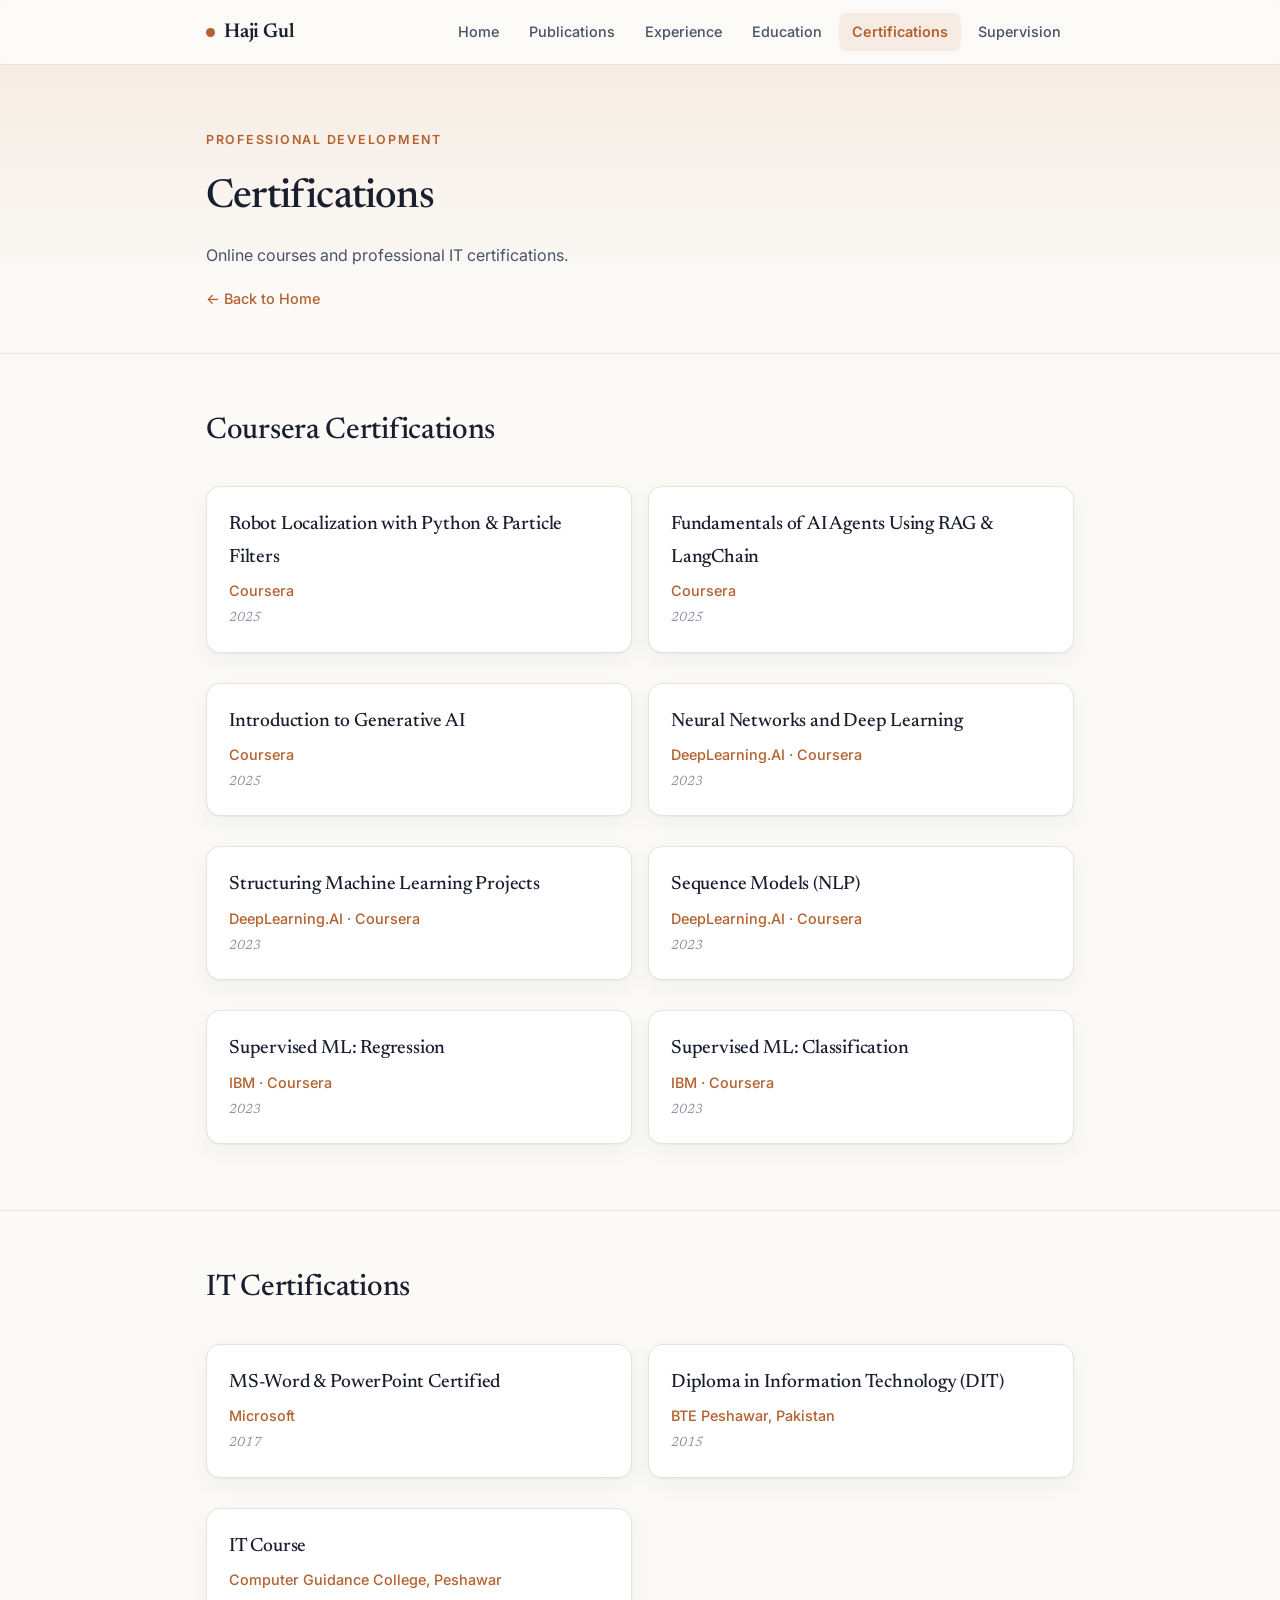
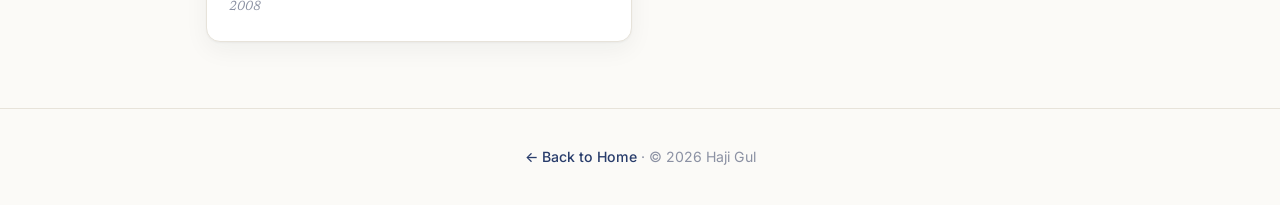
<file: certifications.html>
<!DOCTYPE html>
<html lang="en">
<head>
<meta charset="UTF-8">
<meta name="viewport" content="width=device-width, initial-scale=1.0">
<title>Certifications — Haji Gul</title>
<link rel="stylesheet" href="style.css">
</head>
<body data-accent="certifications">

<nav>
  <div class="wrap">
    <a href="index.html" class="brand"><span class="dot"></span>Haji Gul</a>
    <button class="menu-btn" onclick="toggleMenu()">☰</button>
    <div class="links" id="navlinks">
      <a href="index.html">Home</a>
      <a href="publications.html">Publications</a>
      <a href="experience.html">Experience</a>
      <a href="education.html">Education</a>
      <a href="certifications.html" class="active">Certifications</a>
      <a href="supervision.html">Supervision</a>
    </div>
  </div>
</nav>

<div class="page-band">
  <div class="wrap">
    <div class="eyebrow">Professional Development</div>
    <h1>Certifications</h1>
    <p>Online courses and professional IT certifications.</p>
    <a href="index.html" class="back-link">← Back to Home</a>
  </div>
</div>

<section>
  <div class="wrap reveal">
    <div class="section-head"><span class="section-idx">i</span><h2>Coursera Certifications</h2></div>
    <div class="grid2">
      <div class="card mini"><h3>Robot Localization with Python &amp; Particle Filters</h3><div class="sub">Coursera</div><div class="date">2025</div></div>
      <div class="card mini"><h3>Fundamentals of AI Agents Using RAG &amp; LangChain</h3><div class="sub">Coursera</div><div class="date">2025</div></div>
      <div class="card mini"><h3>Introduction to Generative AI</h3><div class="sub">Coursera</div><div class="date">2025</div></div>
      <div class="card mini"><h3>Neural Networks and Deep Learning</h3><div class="sub">DeepLearning.AI · Coursera</div><div class="date">2023</div></div>
      <div class="card mini"><h3>Structuring Machine Learning Projects</h3><div class="sub">DeepLearning.AI · Coursera</div><div class="date">2023</div></div>
      <div class="card mini"><h3>Sequence Models (NLP)</h3><div class="sub">DeepLearning.AI · Coursera</div><div class="date">2023</div></div>
      <div class="card mini"><h3>Supervised ML: Regression</h3><div class="sub">IBM · Coursera</div><div class="date">2023</div></div>
      <div class="card mini"><h3>Supervised ML: Classification</h3><div class="sub">IBM · Coursera</div><div class="date">2023</div></div>
    </div>
  </div>
</section>

<section>
  <div class="wrap reveal">
    <div class="section-head"><span class="section-idx">ii</span><h2>IT Certifications</h2></div>
    <div class="grid2">
      <div class="card mini"><h3>MS-Word &amp; PowerPoint Certified</h3><div class="sub">Microsoft</div><div class="date">2017</div></div>
      <div class="card mini"><h3>Diploma in Information Technology (DIT)</h3><div class="sub">BTE Peshawar, Pakistan</div><div class="date">2015</div></div>
      <div class="card mini"><h3>IT Course</h3><div class="sub">Computer Guidance College, Peshawar</div><div class="date">2008</div></div>
    </div>
  </div>
</section>

<footer><div class="wrap"><a href="index.html">← Back to Home</a> · © 2026 Haji Gul</div></footer>
<script src="main.js"></script>
</body>
</html>
</file>
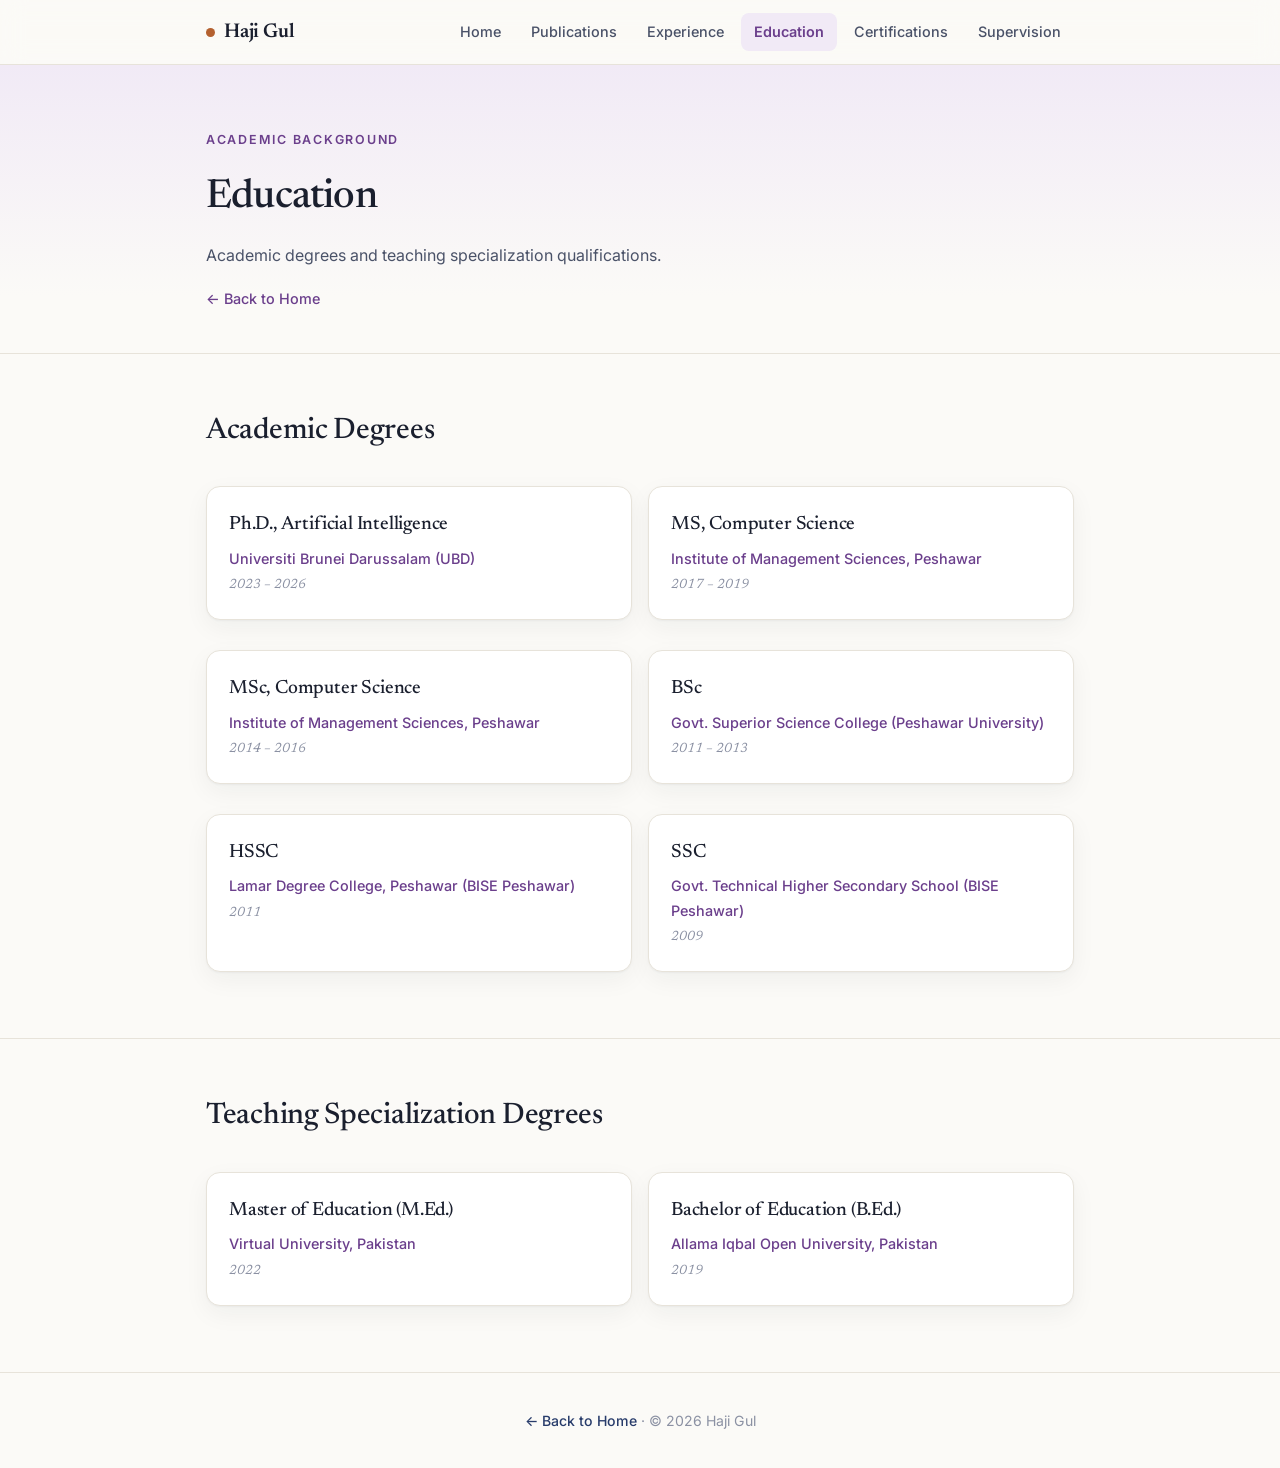
<file: education.html>
<!DOCTYPE html>
<html lang="en">
<head>
<meta charset="UTF-8">
<meta name="viewport" content="width=device-width, initial-scale=1.0">
<title>Education — Haji Gul</title>
<link rel="stylesheet" href="style.css">
</head>
<body data-accent="education">

<nav>
  <div class="wrap">
    <a href="index.html" class="brand"><span class="dot"></span>Haji Gul</a>
    <button class="menu-btn" onclick="toggleMenu()">☰</button>
    <div class="links" id="navlinks">
      <a href="index.html">Home</a>
      <a href="publications.html">Publications</a>
      <a href="experience.html">Experience</a>
      <a href="education.html" class="active">Education</a>
      <a href="certifications.html">Certifications</a>
      <a href="supervision.html">Supervision</a>
    </div>
  </div>
</nav>

<div class="page-band">
  <div class="wrap">
    <div class="eyebrow">Academic Background</div>
    <h1>Education</h1>
    <p>Academic degrees and teaching specialization qualifications.</p>
    <a href="index.html" class="back-link">← Back to Home</a>
  </div>
</div>

<section>
  <div class="wrap reveal">
    <div class="section-head"><span class="section-idx">i</span><h2>Academic Degrees</h2></div>
    <div class="grid2">
      <div class="card mini"><h3>Ph.D., Artificial Intelligence</h3><div class="sub">Universiti Brunei Darussalam (UBD)</div><div class="date">2023 – 2026</div></div>
      <div class="card mini"><h3>MS, Computer Science</h3><div class="sub">Institute of Management Sciences, Peshawar</div><div class="date">2017 – 2019</div></div>
      <div class="card mini"><h3>MSc, Computer Science</h3><div class="sub">Institute of Management Sciences, Peshawar</div><div class="date">2014 – 2016</div></div>
      <div class="card mini"><h3>BSc</h3><div class="sub">Govt. Superior Science College (Peshawar University)</div><div class="date">2011 – 2013</div></div>
      <div class="card mini"><h3>HSSC</h3><div class="sub">Lamar Degree College, Peshawar (BISE Peshawar)</div><div class="date">2011</div></div>
      <div class="card mini"><h3>SSC</h3><div class="sub">Govt. Technical Higher Secondary School (BISE Peshawar)</div><div class="date">2009</div></div>
    </div>
  </div>
</section>

<section>
  <div class="wrap reveal">
    <div class="section-head"><span class="section-idx">ii</span><h2>Teaching Specialization Degrees</h2></div>
    <div class="grid2">
      <div class="card mini"><h3>Master of Education (M.Ed.)</h3><div class="sub">Virtual University, Pakistan</div><div class="date">2022</div></div>
      <div class="card mini"><h3>Bachelor of Education (B.Ed.)</h3><div class="sub">Allama Iqbal Open University, Pakistan</div><div class="date">2019</div></div>
    </div>
  </div>
</section>

<footer><div class="wrap"><a href="index.html">← Back to Home</a> · © 2026 Haji Gul</div></footer>
<script src="main.js"></script>
</body>
</html>
</file>
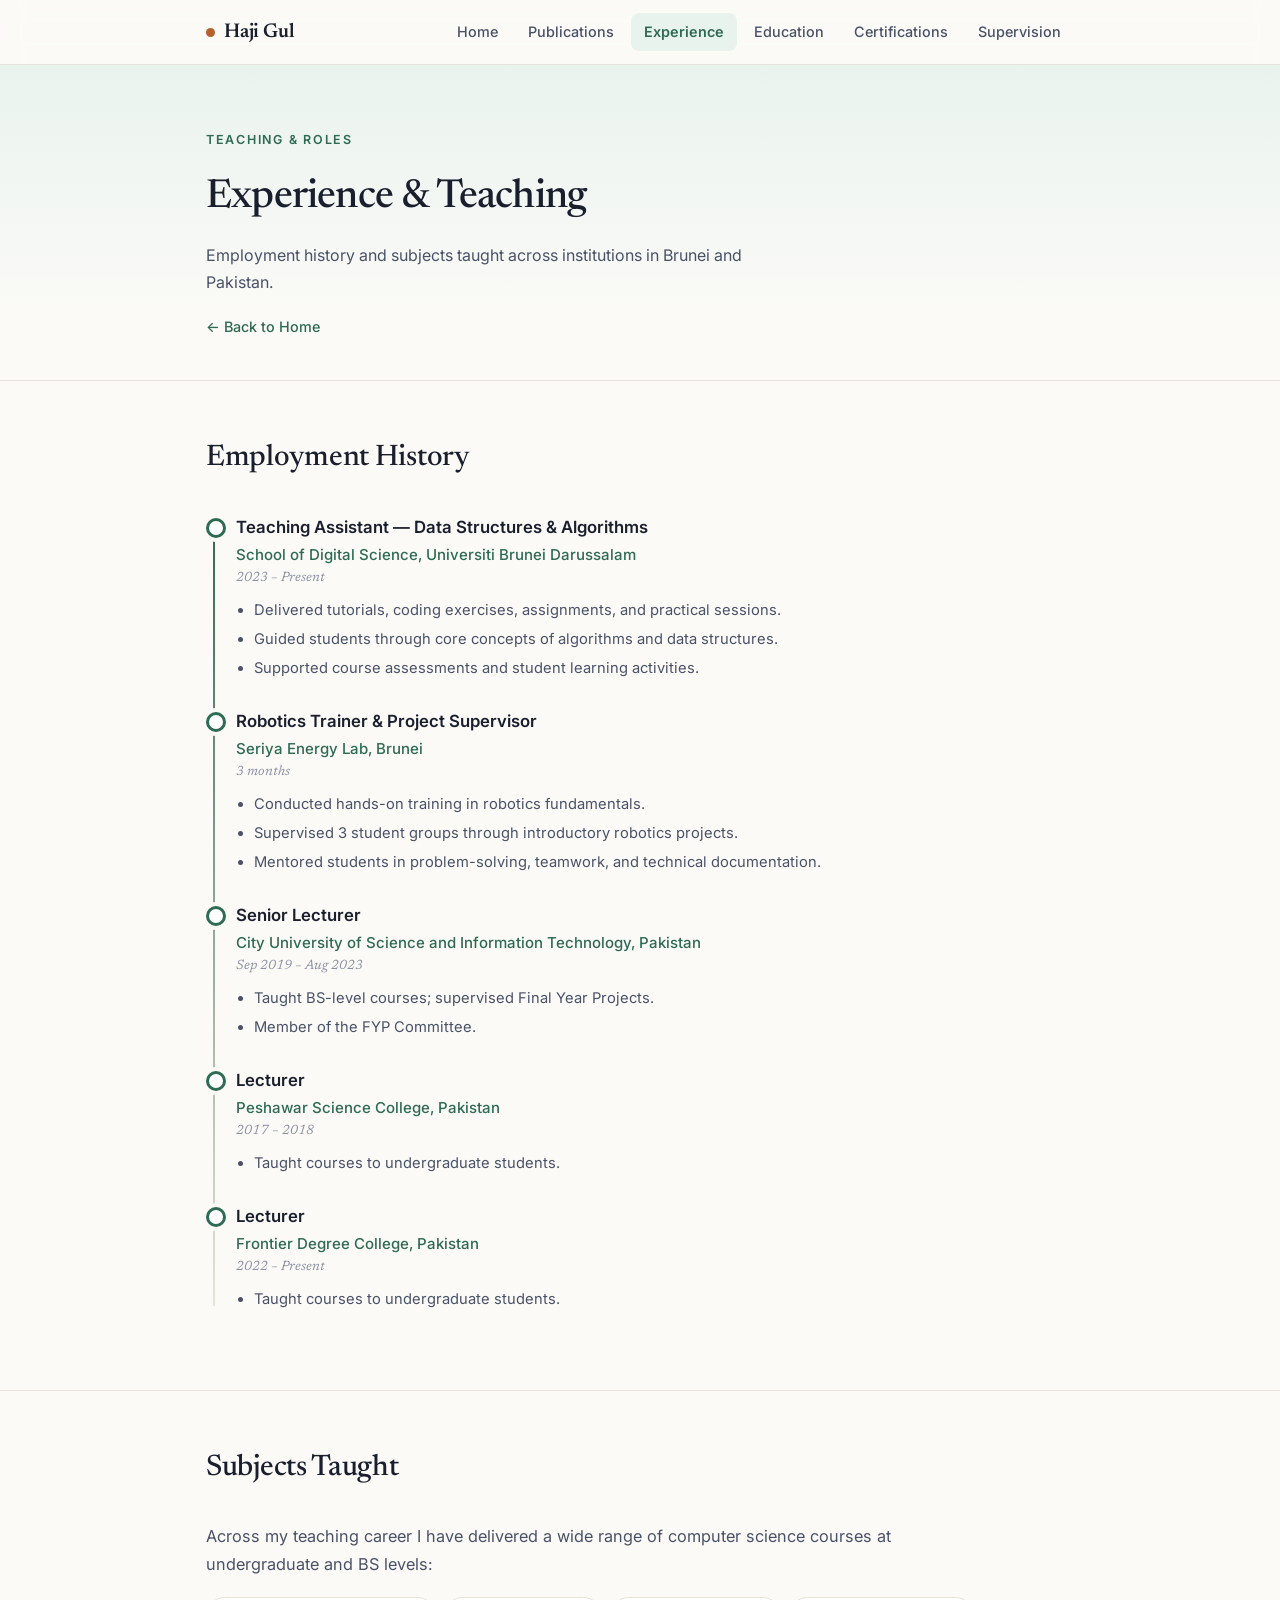
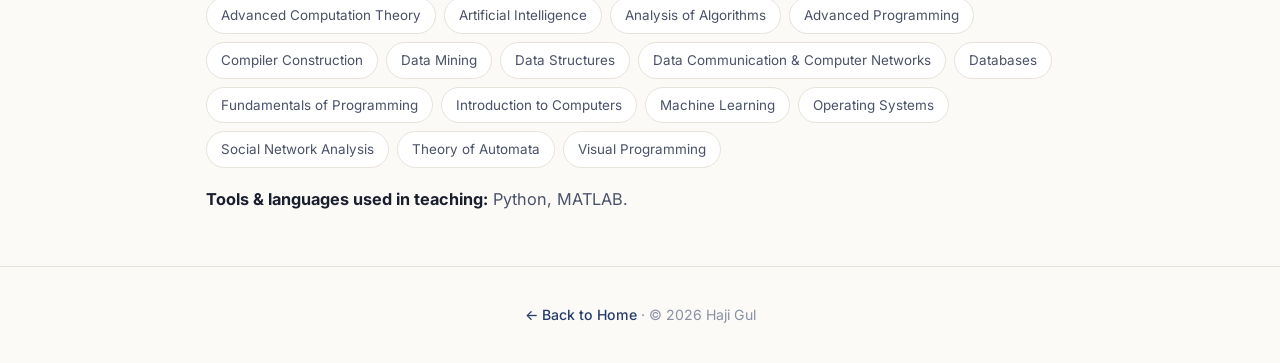
<file: experience.html>
<!DOCTYPE html>
<html lang="en">
<head>
<meta charset="UTF-8">
<meta name="viewport" content="width=device-width, initial-scale=1.0">
<title>Experience — Haji Gul</title>
<link rel="stylesheet" href="style.css">
</head>
<body data-accent="experience">

<nav>
  <div class="wrap">
    <a href="index.html" class="brand"><span class="dot"></span>Haji Gul</a>
    <button class="menu-btn" onclick="toggleMenu()">☰</button>
    <div class="links" id="navlinks">
      <a href="index.html">Home</a>
      <a href="publications.html">Publications</a>
      <a href="experience.html" class="active">Experience</a>
      <a href="education.html">Education</a>
      <a href="certifications.html">Certifications</a>
      <a href="supervision.html">Supervision</a>
    </div>
  </div>
</nav>

<div class="page-band">
  <div class="wrap">
    <div class="eyebrow">Teaching &amp; Roles</div>
    <h1>Experience &amp; Teaching</h1>
    <p>Employment history and subjects taught across institutions in Brunei and Pakistan.</p>
    <a href="index.html" class="back-link">← Back to Home</a>
  </div>
</div>

<section>
  <div class="wrap reveal">
    <div class="section-head"><span class="section-idx">i</span><h2>Employment History</h2></div>
    <div class="timeline">

      <div class="tl-item">
        <div class="tl-role">Teaching Assistant — Data Structures &amp; Algorithms</div>
        <div class="tl-org">School of Digital Science, Universiti Brunei Darussalam</div>
        <div class="tl-date">2023 – Present</div>
        <ul>
          <li>Delivered tutorials, coding exercises, assignments, and practical sessions.</li>
          <li>Guided students through core concepts of algorithms and data structures.</li>
          <li>Supported course assessments and student learning activities.</li>
        </ul>
      </div>

      <div class="tl-item">
        <div class="tl-role">Robotics Trainer &amp; Project Supervisor</div>
        <div class="tl-org">Seriya Energy Lab, Brunei</div>
        <div class="tl-date">3 months</div>
        <ul>
          <li>Conducted hands-on training in robotics fundamentals.</li>
          <li>Supervised 3 student groups through introductory robotics projects.</li>
          <li>Mentored students in problem-solving, teamwork, and technical documentation.</li>
        </ul>
      </div>

      <div class="tl-item">
        <div class="tl-role">Senior Lecturer</div>
        <div class="tl-org">City University of Science and Information Technology, Pakistan</div>
        <div class="tl-date">Sep 2019 – Aug 2023</div>
        <ul>
          <li>Taught BS-level courses; supervised Final Year Projects.</li>
          <li>Member of the FYP Committee.</li>
        </ul>
      </div>

      <div class="tl-item">
        <div class="tl-role">Lecturer</div>
        <div class="tl-org">Peshawar Science College, Pakistan</div>
        <div class="tl-date">2017 – 2018</div>
        <ul><li>Taught courses to undergraduate students.</li></ul>
      </div>

      <div class="tl-item">
        <div class="tl-role">Lecturer</div>
        <div class="tl-org">Frontier Degree College, Pakistan</div>
        <div class="tl-date">2022 – Present</div>
        <ul><li>Taught courses to undergraduate students.</li></ul>
      </div>

    </div>
  </div>
</section>

<section>
  <div class="wrap reveal">
    <div class="section-head"><span class="section-idx">ii</span><h2>Subjects Taught</h2></div>
    <p class="lead-text">Across my teaching career I have delivered a wide range of computer science courses
      at undergraduate and BS levels:</p>
    <div class="chips">
      <span>Advanced Computation Theory</span><span>Artificial Intelligence</span><span>Analysis of Algorithms</span>
      <span>Advanced Programming</span><span>Compiler Construction</span><span>Data Mining</span>
      <span>Data Structures</span><span>Data Communication &amp; Computer Networks</span><span>Databases</span>
      <span>Fundamentals of Programming</span><span>Introduction to Computers</span><span>Machine Learning</span>
      <span>Operating Systems</span><span>Social Network Analysis</span><span>Theory of Automata</span>
      <span>Visual Programming</span>
    </div>
    <p class="lead-text" style="margin-top:18px"><strong style="color:var(--ink)">Tools &amp; languages used in teaching:</strong> Python, MATLAB.</p>
  </div>
</section>

<footer><div class="wrap"><a href="index.html">← Back to Home</a> · © 2026 Haji Gul</div></footer>
<script src="main.js"></script>
</body>
</html>
</file>
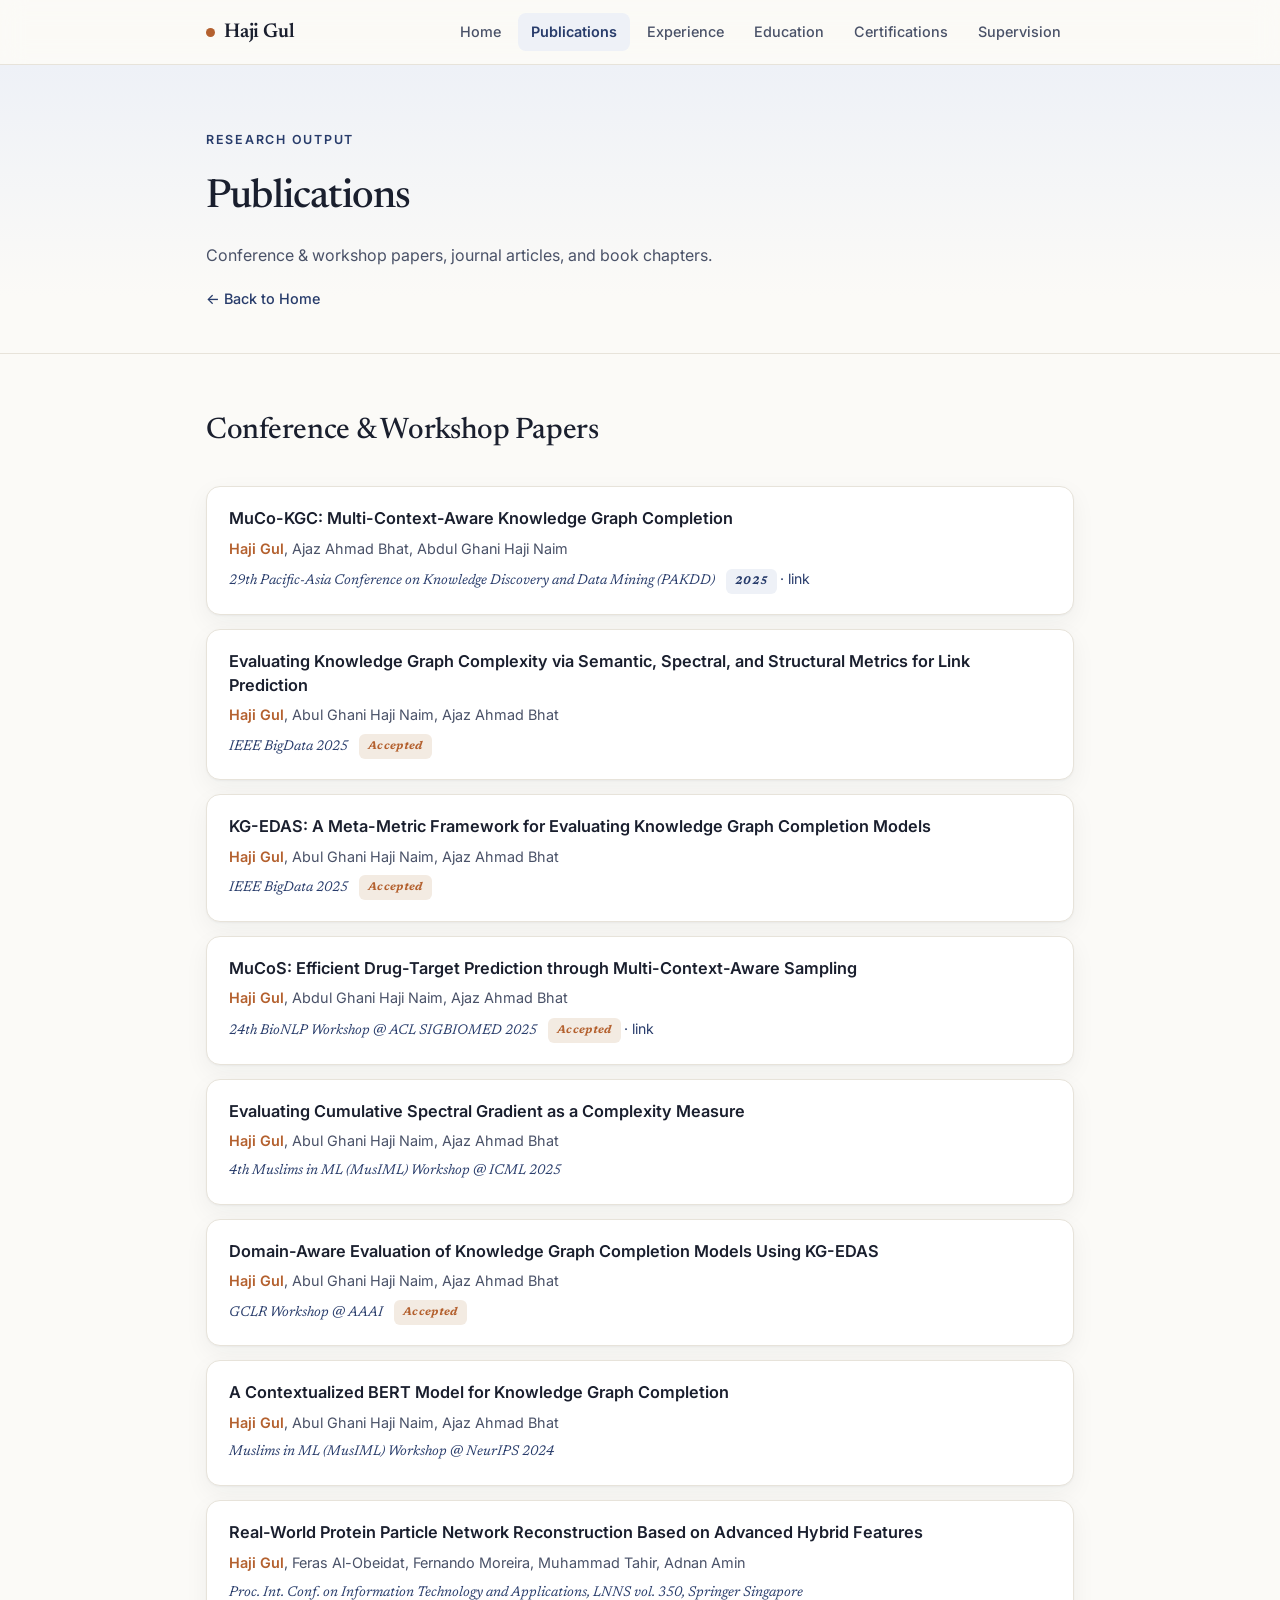
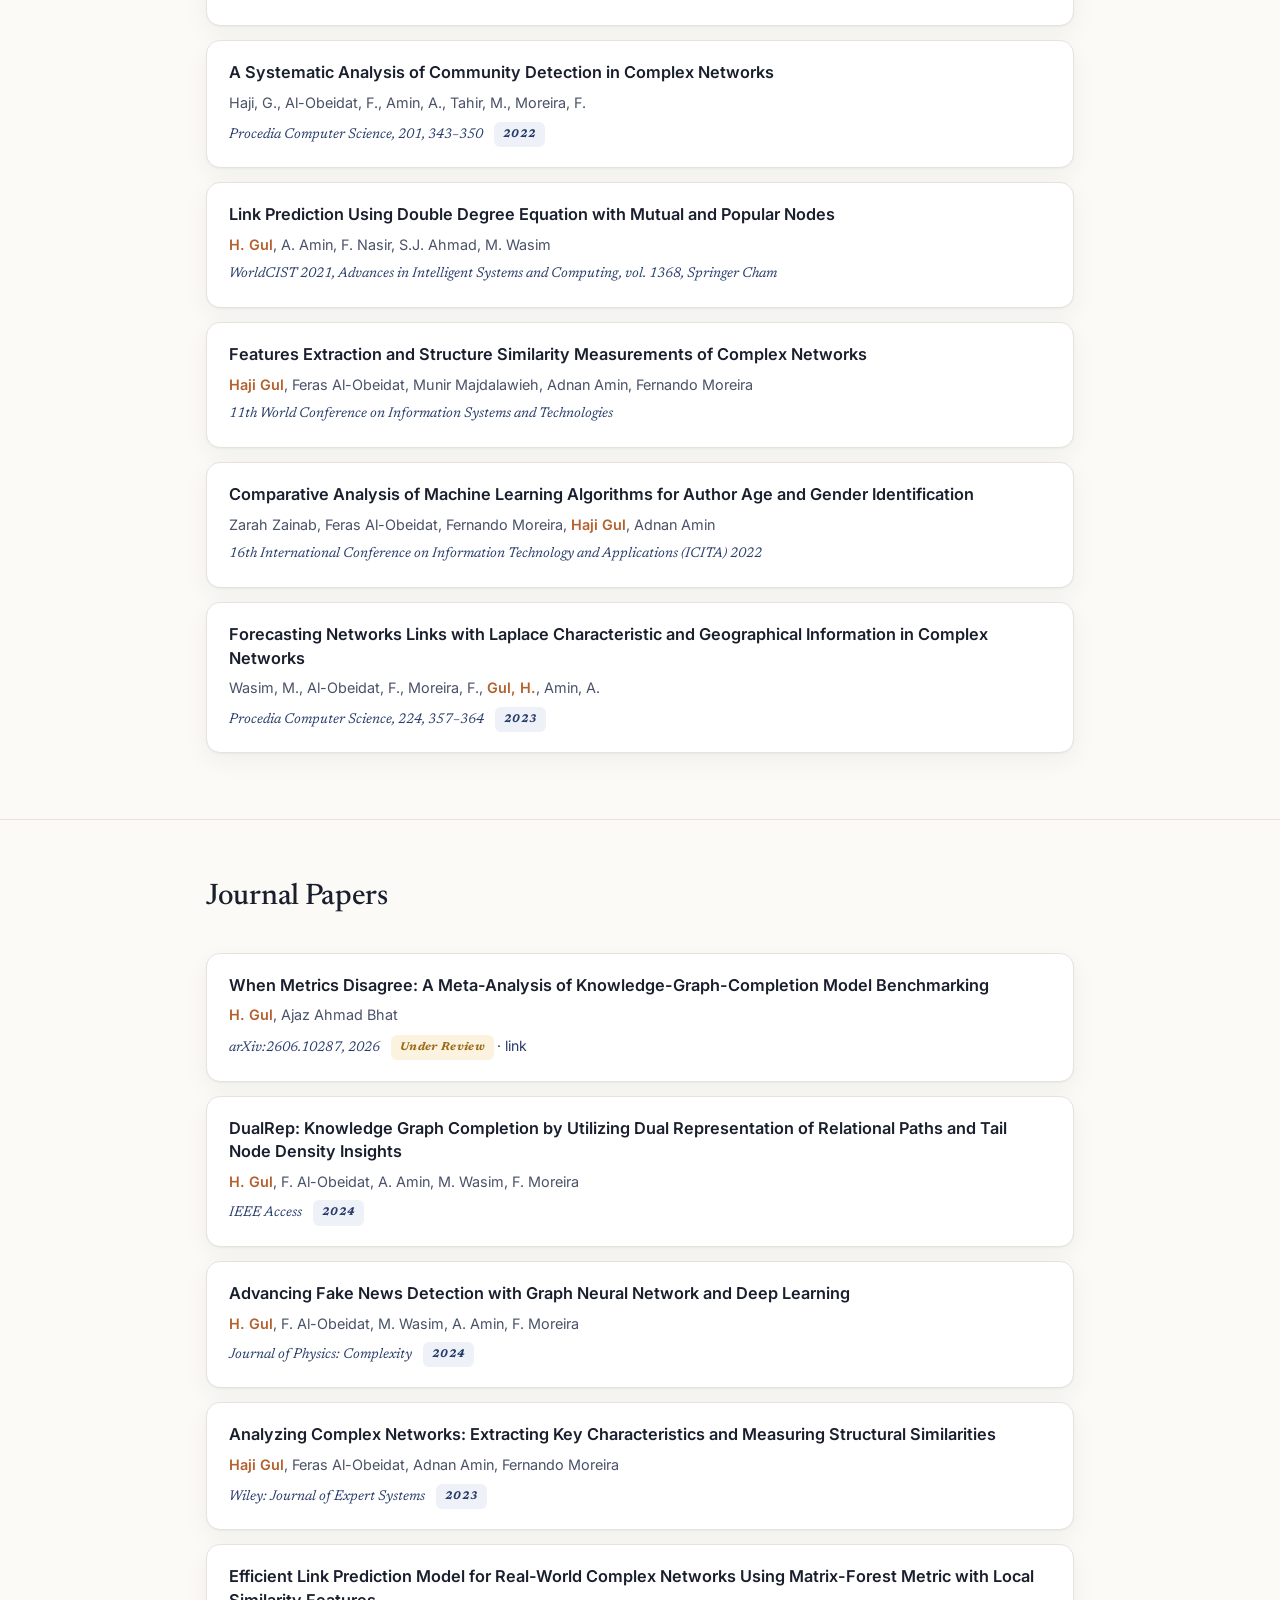
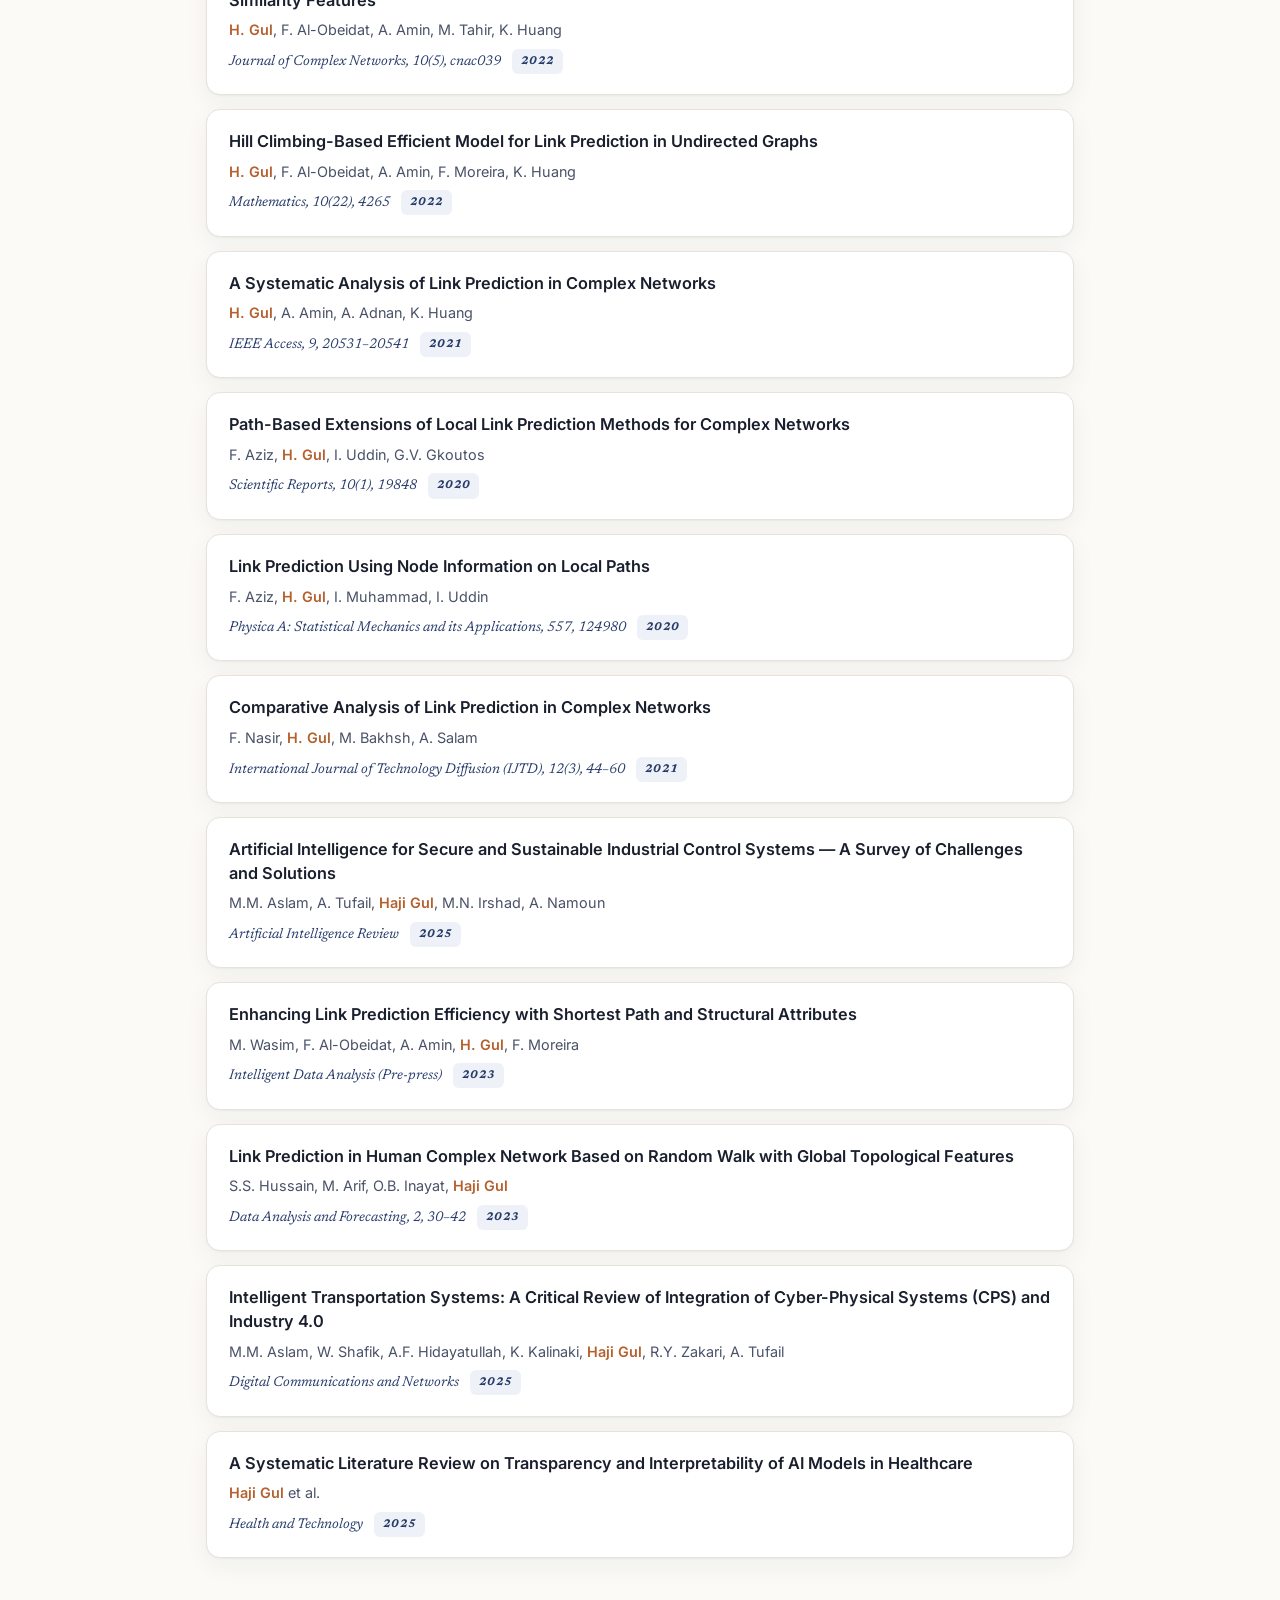
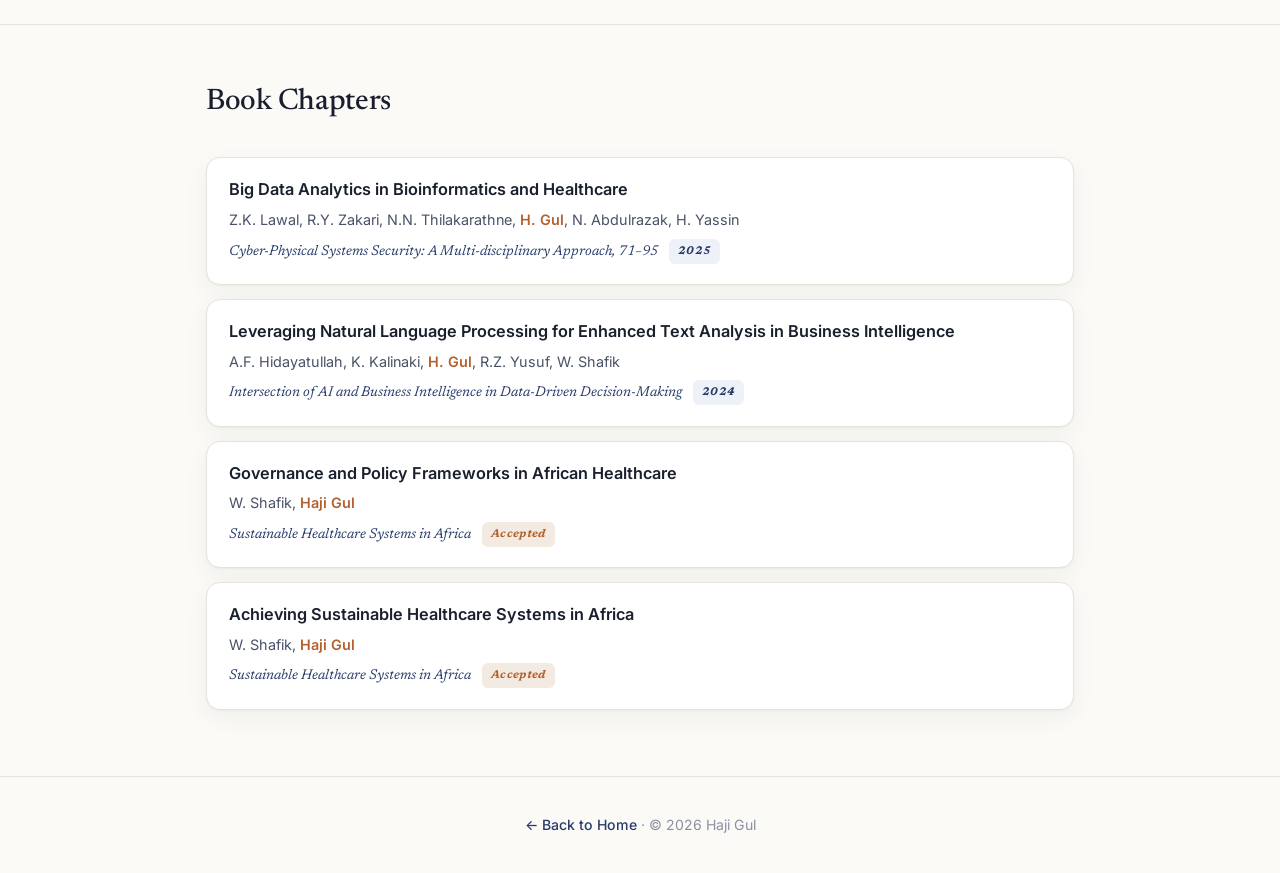
<file: publications.html>
<!DOCTYPE html>
<html lang="en">
<head>
<meta charset="UTF-8">
<meta name="viewport" content="width=device-width, initial-scale=1.0">
<title>Publications — Haji Gul</title>
<link rel="stylesheet" href="style.css">
</head>
<body data-accent="publications">

<nav>
  <div class="wrap">
    <a href="index.html" class="brand"><span class="dot"></span>Haji Gul</a>
    <button class="menu-btn" onclick="toggleMenu()">☰</button>
    <div class="links" id="navlinks">
      <a href="index.html">Home</a>
      <a href="publications.html" class="active">Publications</a>
      <a href="experience.html">Experience</a>
      <a href="education.html">Education</a>
      <a href="certifications.html">Certifications</a>
      <a href="supervision.html">Supervision</a>
    </div>
  </div>
</nav>

<div class="page-band">
  <div class="wrap">
    <div class="eyebrow">Research Output</div>
    <h1>Publications</h1>
    <p>Conference &amp; workshop papers, journal articles, and book chapters.</p>
    <a href="index.html" class="back-link">← Back to Home</a>
  </div>
</div>

<section>
  <div class="wrap reveal">
    <div class="section-head"><span class="section-idx">i</span><h2>Conference &amp; Workshop Papers</h2></div>

    <div class="card">
      <div class="pub-title">MuCo-KGC: Multi-Context-Aware Knowledge Graph Completion</div>
      <div class="pub-authors"><span class="me">Haji Gul</span>, Ajaz Ahmad Bhat, Abdul Ghani Haji Naim</div>
      <div class="pub-venue">29th Pacific-Asia Conference on Knowledge Discovery and Data Mining (PAKDD)
        <span class="badge year">2025</span> <a href="https://dl.acm.org/doi/10.1007/978-981-96-8298-0_1" target="_blank">· link</a></div>
    </div>
    <div class="card">
      <div class="pub-title">Evaluating Knowledge Graph Complexity via Semantic, Spectral, and Structural Metrics for Link Prediction</div>
      <div class="pub-authors"><span class="me">Haji Gul</span>, Abul Ghani Haji Naim, Ajaz Ahmad Bhat</div>
      <div class="pub-venue">IEEE BigData 2025 <span class="badge">Accepted</span></div>
    </div>
    <div class="card">
      <div class="pub-title">KG-EDAS: A Meta-Metric Framework for Evaluating Knowledge Graph Completion Models</div>
      <div class="pub-authors"><span class="me">Haji Gul</span>, Abul Ghani Haji Naim, Ajaz Ahmad Bhat</div>
      <div class="pub-venue">IEEE BigData 2025 <span class="badge">Accepted</span></div>
    </div>
    <div class="card">
      <div class="pub-title">MuCoS: Efficient Drug-Target Prediction through Multi-Context-Aware Sampling</div>
      <div class="pub-authors"><span class="me">Haji Gul</span>, Abdul Ghani Haji Naim, Ajaz Ahmad Bhat</div>
      <div class="pub-venue">24th BioNLP Workshop @ ACL SIGBIOMED 2025 <span class="badge">Accepted</span>
        <a href="https://aclanthology.org/people/haji-gul/" target="_blank">· link</a></div>
    </div>
    <div class="card">
      <div class="pub-title">Evaluating Cumulative Spectral Gradient as a Complexity Measure</div>
      <div class="pub-authors"><span class="me">Haji Gul</span>, Abul Ghani Haji Naim, Ajaz Ahmad Bhat</div>
      <div class="pub-venue">4th Muslims in ML (MusIML) Workshop @ ICML 2025</div>
    </div>
    <div class="card">
      <div class="pub-title">Domain-Aware Evaluation of Knowledge Graph Completion Models Using KG-EDAS</div>
      <div class="pub-authors"><span class="me">Haji Gul</span>, Abul Ghani Haji Naim, Ajaz Ahmad Bhat</div>
      <div class="pub-venue">GCLR Workshop @ AAAI <span class="badge">Accepted</span></div>
    </div>
    <div class="card">
      <div class="pub-title">A Contextualized BERT Model for Knowledge Graph Completion</div>
      <div class="pub-authors"><span class="me">Haji Gul</span>, Abul Ghani Haji Naim, Ajaz Ahmad Bhat</div>
      <div class="pub-venue">Muslims in ML (MusIML) Workshop @ NeurIPS 2024</div>
    </div>
    <div class="card">
      <div class="pub-title">Real-World Protein Particle Network Reconstruction Based on Advanced Hybrid Features</div>
      <div class="pub-authors"><span class="me">Haji Gul</span>, Feras Al-Obeidat, Fernando Moreira, Muhammad Tahir, Adnan Amin</div>
      <div class="pub-venue">Proc. Int. Conf. on Information Technology and Applications, LNNS vol. 350, Springer Singapore</div>
    </div>
    <div class="card">
      <div class="pub-title">A Systematic Analysis of Community Detection in Complex Networks</div>
      <div class="pub-authors">Haji, G., Al-Obeidat, F., Amin, A., Tahir, M., Moreira, F.</div>
      <div class="pub-venue">Procedia Computer Science, 201, 343–350 <span class="badge year">2022</span></div>
    </div>
    <div class="card">
      <div class="pub-title">Link Prediction Using Double Degree Equation with Mutual and Popular Nodes</div>
      <div class="pub-authors"><span class="me">H. Gul</span>, A. Amin, F. Nasir, S.J. Ahmad, M. Wasim</div>
      <div class="pub-venue">WorldCIST 2021, Advances in Intelligent Systems and Computing, vol. 1368, Springer Cham</div>
    </div>
    <div class="card">
      <div class="pub-title">Features Extraction and Structure Similarity Measurements of Complex Networks</div>
      <div class="pub-authors"><span class="me">Haji Gul</span>, Feras Al-Obeidat, Munir Majdalawieh, Adnan Amin, Fernando Moreira</div>
      <div class="pub-venue">11th World Conference on Information Systems and Technologies</div>
    </div>
    <div class="card">
      <div class="pub-title">Comparative Analysis of Machine Learning Algorithms for Author Age and Gender Identification</div>
      <div class="pub-authors">Zarah Zainab, Feras Al-Obeidat, Fernando Moreira, <span class="me">Haji Gul</span>, Adnan Amin</div>
      <div class="pub-venue">16th International Conference on Information Technology and Applications (ICITA) 2022</div>
    </div>
    <div class="card">
      <div class="pub-title">Forecasting Networks Links with Laplace Characteristic and Geographical Information in Complex Networks</div>
      <div class="pub-authors">Wasim, M., Al-Obeidat, F., Moreira, F., <span class="me">Gul, H.</span>, Amin, A.</div>
      <div class="pub-venue">Procedia Computer Science, 224, 357–364 <span class="badge year">2023</span></div>
    </div>
  </div>
</section>

<section>
  <div class="wrap reveal">
    <div class="section-head"><span class="section-idx">ii</span><h2>Journal Papers</h2></div>

    <div class="card">
      <div class="pub-title">When Metrics Disagree: A Meta-Analysis of Knowledge-Graph-Completion Model Benchmarking</div>
      <div class="pub-authors"><span class="me">H. Gul</span>, Ajaz Ahmad Bhat</div>
      <div class="pub-venue">arXiv:2606.10287, 2026 <span class="badge review">Under Review</span>
        <a href="https://arxiv.org/pdf/2606.10287" target="_blank">· link</a></div>
    </div>
    <div class="card">
      <div class="pub-title">DualRep: Knowledge Graph Completion by Utilizing Dual Representation of Relational Paths and Tail Node Density Insights</div>
      <div class="pub-authors"><span class="me">H. Gul</span>, F. Al-Obeidat, A. Amin, M. Wasim, F. Moreira</div>
      <div class="pub-venue">IEEE Access <span class="badge year">2024</span></div>
    </div>
    <div class="card">
      <div class="pub-title">Advancing Fake News Detection with Graph Neural Network and Deep Learning</div>
      <div class="pub-authors"><span class="me">H. Gul</span>, F. Al-Obeidat, M. Wasim, A. Amin, F. Moreira</div>
      <div class="pub-venue">Journal of Physics: Complexity <span class="badge year">2024</span></div>
    </div>
    <div class="card">
      <div class="pub-title">Analyzing Complex Networks: Extracting Key Characteristics and Measuring Structural Similarities</div>
      <div class="pub-authors"><span class="me">Haji Gul</span>, Feras Al-Obeidat, Adnan Amin, Fernando Moreira</div>
      <div class="pub-venue">Wiley: Journal of Expert Systems <span class="badge year">2023</span></div>
    </div>
    <div class="card">
      <div class="pub-title">Efficient Link Prediction Model for Real-World Complex Networks Using Matrix-Forest Metric with Local Similarity Features</div>
      <div class="pub-authors"><span class="me">H. Gul</span>, F. Al-Obeidat, A. Amin, M. Tahir, K. Huang</div>
      <div class="pub-venue">Journal of Complex Networks, 10(5), cnac039 <span class="badge year">2022</span></div>
    </div>
    <div class="card">
      <div class="pub-title">Hill Climbing-Based Efficient Model for Link Prediction in Undirected Graphs</div>
      <div class="pub-authors"><span class="me">H. Gul</span>, F. Al-Obeidat, A. Amin, F. Moreira, K. Huang</div>
      <div class="pub-venue">Mathematics, 10(22), 4265 <span class="badge year">2022</span></div>
    </div>
    <div class="card">
      <div class="pub-title">A Systematic Analysis of Link Prediction in Complex Networks</div>
      <div class="pub-authors"><span class="me">H. Gul</span>, A. Amin, A. Adnan, K. Huang</div>
      <div class="pub-venue">IEEE Access, 9, 20531–20541 <span class="badge year">2021</span></div>
    </div>
    <div class="card">
      <div class="pub-title">Path-Based Extensions of Local Link Prediction Methods for Complex Networks</div>
      <div class="pub-authors">F. Aziz, <span class="me">H. Gul</span>, I. Uddin, G.V. Gkoutos</div>
      <div class="pub-venue">Scientific Reports, 10(1), 19848 <span class="badge year">2020</span></div>
    </div>
    <div class="card">
      <div class="pub-title">Link Prediction Using Node Information on Local Paths</div>
      <div class="pub-authors">F. Aziz, <span class="me">H. Gul</span>, I. Muhammad, I. Uddin</div>
      <div class="pub-venue">Physica A: Statistical Mechanics and its Applications, 557, 124980 <span class="badge year">2020</span></div>
    </div>
    <div class="card">
      <div class="pub-title">Comparative Analysis of Link Prediction in Complex Networks</div>
      <div class="pub-authors">F. Nasir, <span class="me">H. Gul</span>, M. Bakhsh, A. Salam</div>
      <div class="pub-venue">International Journal of Technology Diffusion (IJTD), 12(3), 44–60 <span class="badge year">2021</span></div>
    </div>
    <div class="card">
      <div class="pub-title">Artificial Intelligence for Secure and Sustainable Industrial Control Systems — A Survey of Challenges and Solutions</div>
      <div class="pub-authors">M.M. Aslam, A. Tufail, <span class="me">Haji Gul</span>, M.N. Irshad, A. Namoun</div>
      <div class="pub-venue">Artificial Intelligence Review <span class="badge year">2025</span></div>
    </div>
    <div class="card">
      <div class="pub-title">Enhancing Link Prediction Efficiency with Shortest Path and Structural Attributes</div>
      <div class="pub-authors">M. Wasim, F. Al-Obeidat, A. Amin, <span class="me">H. Gul</span>, F. Moreira</div>
      <div class="pub-venue">Intelligent Data Analysis (Pre-press) <span class="badge year">2023</span></div>
    </div>
    <div class="card">
      <div class="pub-title">Link Prediction in Human Complex Network Based on Random Walk with Global Topological Features</div>
      <div class="pub-authors">S.S. Hussain, M. Arif, O.B. Inayat, <span class="me">Haji Gul</span></div>
      <div class="pub-venue">Data Analysis and Forecasting, 2, 30–42 <span class="badge year">2023</span></div>
    </div>
    <div class="card">
      <div class="pub-title">Intelligent Transportation Systems: A Critical Review of Integration of Cyber-Physical Systems (CPS) and Industry 4.0</div>
      <div class="pub-authors">M.M. Aslam, W. Shafik, A.F. Hidayatullah, K. Kalinaki, <span class="me">Haji Gul</span>, R.Y. Zakari, A. Tufail</div>
      <div class="pub-venue">Digital Communications and Networks <span class="badge year">2025</span></div>
    </div>
    <div class="card">
      <div class="pub-title">A Systematic Literature Review on Transparency and Interpretability of AI Models in Healthcare</div>
      <div class="pub-authors"><span class="me">Haji Gul</span> et al.</div>
      <div class="pub-venue">Health and Technology <span class="badge year">2025</span></div>
    </div>
  </div>
</section>

<section>
  <div class="wrap reveal">
    <div class="section-head"><span class="section-idx">iii</span><h2>Book Chapters</h2></div>

    <div class="card">
      <div class="pub-title">Big Data Analytics in Bioinformatics and Healthcare</div>
      <div class="pub-authors">Z.K. Lawal, R.Y. Zakari, N.N. Thilakarathne, <span class="me">H. Gul</span>, N. Abdulrazak, H. Yassin</div>
      <div class="pub-venue">Cyber-Physical Systems Security: A Multi-disciplinary Approach, 71–95 <span class="badge year">2025</span></div>
    </div>
    <div class="card">
      <div class="pub-title">Leveraging Natural Language Processing for Enhanced Text Analysis in Business Intelligence</div>
      <div class="pub-authors">A.F. Hidayatullah, K. Kalinaki, <span class="me">H. Gul</span>, R.Z. Yusuf, W. Shafik</div>
      <div class="pub-venue">Intersection of AI and Business Intelligence in Data-Driven Decision-Making <span class="badge year">2024</span></div>
    </div>
    <div class="card">
      <div class="pub-title">Governance and Policy Frameworks in African Healthcare</div>
      <div class="pub-authors">W. Shafik, <span class="me">Haji Gul</span></div>
      <div class="pub-venue">Sustainable Healthcare Systems in Africa <span class="badge">Accepted</span></div>
    </div>
    <div class="card">
      <div class="pub-title">Achieving Sustainable Healthcare Systems in Africa</div>
      <div class="pub-authors">W. Shafik, <span class="me">Haji Gul</span></div>
      <div class="pub-venue">Sustainable Healthcare Systems in Africa <span class="badge">Accepted</span></div>
    </div>
  </div>
</section>

<footer><div class="wrap"><a href="index.html">← Back to Home</a> · © 2026 Haji Gul</div></footer>
<script src="main.js"></script>
</body>
</html>
</file>
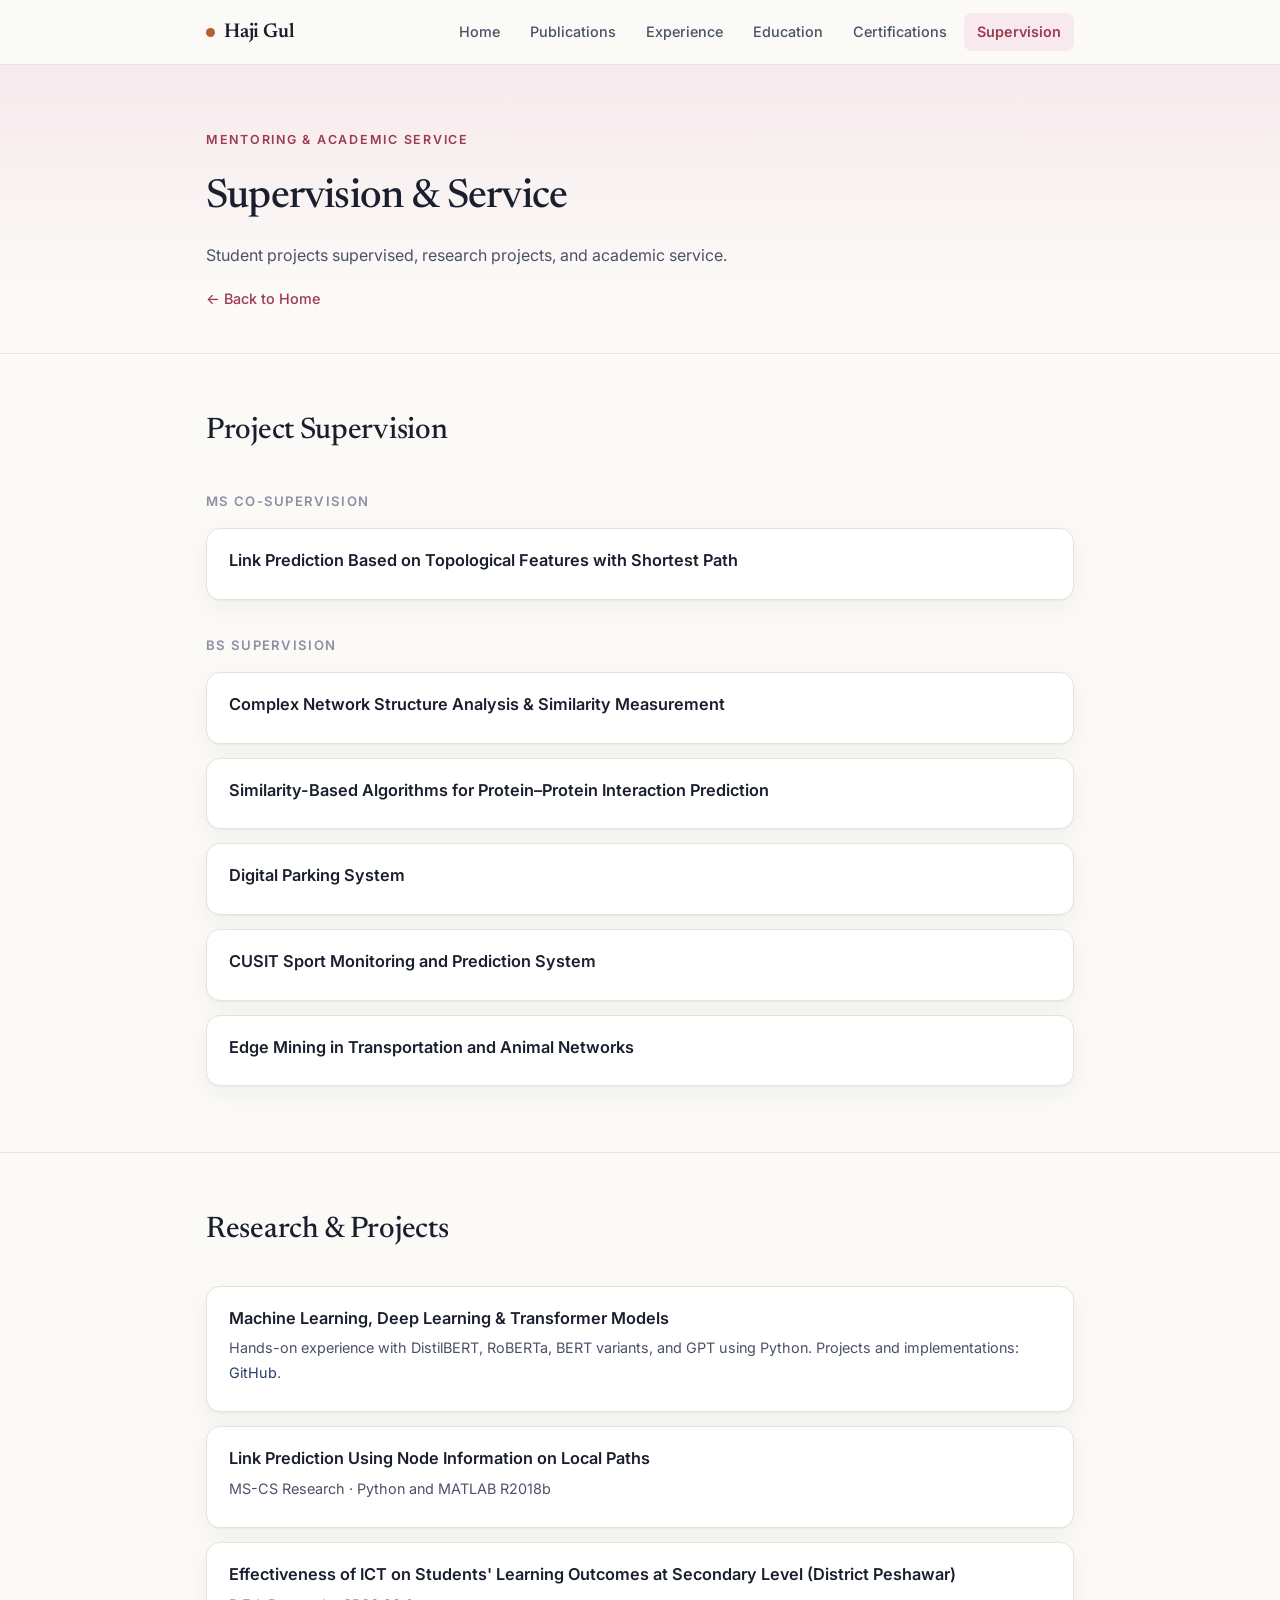
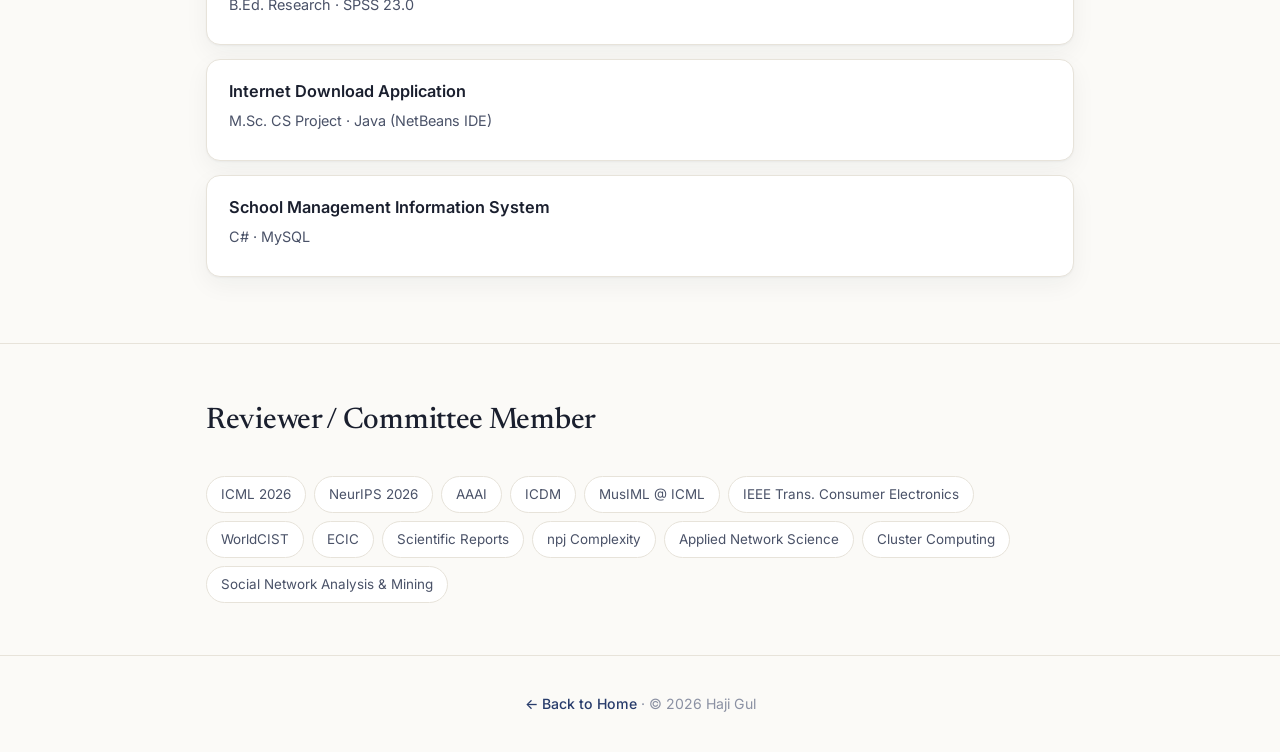
<file: supervision.html>
<!DOCTYPE html>
<html lang="en">
<head>
<meta charset="UTF-8">
<meta name="viewport" content="width=device-width, initial-scale=1.0">
<title>Supervision &amp; Service — Haji Gul</title>
<link rel="stylesheet" href="style.css">
</head>
<body data-accent="supervision">

<nav>
  <div class="wrap">
    <a href="index.html" class="brand"><span class="dot"></span>Haji Gul</a>
    <button class="menu-btn" onclick="toggleMenu()">☰</button>
    <div class="links" id="navlinks">
      <a href="index.html">Home</a>
      <a href="publications.html">Publications</a>
      <a href="experience.html">Experience</a>
      <a href="education.html">Education</a>
      <a href="certifications.html">Certifications</a>
      <a href="supervision.html" class="active">Supervision</a>
    </div>
  </div>
</nav>

<div class="page-band">
  <div class="wrap">
    <div class="eyebrow">Mentoring &amp; Academic Service</div>
    <h1>Supervision &amp; Service</h1>
    <p>Student projects supervised, research projects, and academic service.</p>
    <a href="index.html" class="back-link">← Back to Home</a>
  </div>
</div>

<section>
  <div class="wrap reveal">
    <div class="section-head"><span class="section-idx">i</span><h2>Project Supervision</h2></div>

    <div class="sub-h">MS Co-Supervision</div>
    <div class="card"><div class="pub-title">Link Prediction Based on Topological Features with Shortest Path</div></div>

    <div class="sub-h">BS Supervision</div>
    <div class="card"><div class="pub-title">Complex Network Structure Analysis &amp; Similarity Measurement</div></div>
    <div class="card"><div class="pub-title">Similarity-Based Algorithms for Protein–Protein Interaction Prediction</div></div>
    <div class="card"><div class="pub-title">Digital Parking System</div></div>
    <div class="card"><div class="pub-title">CUSIT Sport Monitoring and Prediction System</div></div>
    <div class="card"><div class="pub-title">Edge Mining in Transportation and Animal Networks</div></div>
  </div>
</section>

<section>
  <div class="wrap reveal">
    <div class="section-head"><span class="section-idx">ii</span><h2>Research &amp; Projects</h2></div>
    <div class="card">
      <div class="pub-title">Machine Learning, Deep Learning &amp; Transformer Models</div>
      <div class="pub-authors">Hands-on experience with DistilBERT, RoBERTa, BERT variants, and GPT using Python.
        Projects and implementations: <a href="https://github.com/hajigul" target="_blank">GitHub</a>.</div>
    </div>
    <div class="card">
      <div class="pub-title">Link Prediction Using Node Information on Local Paths</div>
      <div class="pub-authors">MS-CS Research · Python and MATLAB R2018b</div>
    </div>
    <div class="card">
      <div class="pub-title">Effectiveness of ICT on Students' Learning Outcomes at Secondary Level (District Peshawar)</div>
      <div class="pub-authors">B.Ed. Research · SPSS 23.0</div>
    </div>
    <div class="card">
      <div class="pub-title">Internet Download Application</div>
      <div class="pub-authors">M.Sc. CS Project · Java (NetBeans IDE)</div>
    </div>
    <div class="card">
      <div class="pub-title">School Management Information System</div>
      <div class="pub-authors">C# · MySQL</div>
    </div>
  </div>
</section>

<section>
  <div class="wrap reveal">
    <div class="section-head"><span class="section-idx">iii</span><h2>Reviewer / Committee Member</h2></div>
    <div class="chips">
      <span>ICML 2026</span><span>NeurIPS 2026</span><span>AAAI</span><span>ICDM</span>
      <span>MusIML @ ICML</span><span>IEEE Trans. Consumer Electronics</span><span>WorldCIST</span>
      <span>ECIC</span><span>Scientific Reports</span><span>npj Complexity</span>
      <span>Applied Network Science</span><span>Cluster Computing</span><span>Social Network Analysis &amp; Mining</span>
    </div>
  </div>
</section>

<footer><div class="wrap"><a href="index.html">← Back to Home</a> · © 2026 Haji Gul</div></footer>
<script src="main.js"></script>
</body>
</html>
</file>
<file: style.css>
/* ============================================================
   Haji Gul — Academic site
   Light, premium academic identity
   Display: Newsreader (serif)  ·  Body: Inter  ·  Mono utility: Inter
   ============================================================ */

@import url('https://fonts.googleapis.com/css2?family=Newsreader:ital,opsz,wght@0,6..72,400;0,6..72,500;0,6..72,600;1,6..72,400&family=Inter:wght@400;500;600;700&display=swap');

:root{
  --paper:#fbfaf7;          /* warm white */
  --paper2:#ffffff;         /* card white */
  --ink:#1a1f2e;            /* near-black slate */
  --ink-soft:#4a5268;       /* secondary text */
  --ink-faint:#8b91a3;      /* captions */
  --line:#e7e3da;           /* hairline */
  --line-strong:#d8d3c7;
  --primary:#283c6b;        /* deep indigo */
  --accent:#b4612f;         /* warm terracotta-bronze */
  --accent-soft:#f3ebe2;
  --shadow:0 1px 2px rgba(26,31,46,.04), 0 8px 24px rgba(26,31,46,.05);
  --shadow-lift:0 4px 10px rgba(26,31,46,.06), 0 18px 40px rgba(26,31,46,.08);

  /* per-page accent (overridden on <body data-accent>) */
  --hue:#283c6b;
  --hue-soft:#eef1f7;
}
body[data-accent="publications"]{--hue:#283c6b;--hue-soft:#eef1f7;}
body[data-accent="experience"]{--hue:#2f6b54;--hue-soft:#e9f3ee;}
body[data-accent="education"]{--hue:#6b3f8c;--hue-soft:#f1eaf6;}
body[data-accent="certifications"]{--hue:#b4612f;--hue-soft:#f6ece3;}
body[data-accent="supervision"]{--hue:#9c3b52;--hue-soft:#f7e9ed;}

*{box-sizing:border-box;margin:0;padding:0}
html{scroll-behavior:smooth}
body{
  font-family:'Inter',-apple-system,BlinkMacSystemFont,'Segoe UI',sans-serif;
  background:var(--paper);
  color:var(--ink);
  line-height:1.7;
  font-size:16px;
  -webkit-font-smoothing:antialiased;
}
a{color:var(--primary);text-decoration:none;transition:color .2s}
a:hover{color:var(--accent)}
.wrap{max-width:920px;margin:0 auto;padding:0 26px}

/* ---------------- NAV ---------------- */
nav{
  position:sticky;top:0;z-index:50;
  background:rgba(251,250,247,.82);
  backdrop-filter:saturate(180%) blur(12px);
  border-bottom:1px solid var(--line);
}
nav .wrap{display:flex;align-items:center;justify-content:space-between;height:64px}
.brand{
  font-family:'Newsreader',serif;font-weight:600;font-size:1.25rem;
  color:var(--ink);letter-spacing:-.01em;display:flex;align-items:center;gap:9px;
}
.brand:hover{color:var(--ink)}
.brand .dot{width:9px;height:9px;border-radius:50%;background:var(--accent);display:inline-block}
nav .links{display:flex;gap:4px;flex-wrap:wrap}
nav .links a{
  color:var(--ink-soft);font-size:.9rem;font-weight:500;
  padding:7px 13px;border-radius:8px;transition:all .18s;
}
nav .links a:hover{color:var(--ink);background:var(--hue-soft)}
nav .links a.active{color:var(--hue);background:var(--hue-soft);font-weight:600}
.menu-btn{display:none;background:none;border:1px solid var(--line-strong);color:var(--ink);
  border-radius:9px;padding:7px 11px;font-size:1.1rem;cursor:pointer;line-height:1}

/* ---------------- HERO (home) ---------------- */
.hero{padding:84px 0 60px;position:relative;overflow:hidden}
.hero::before{
  content:"";position:absolute;inset:0;z-index:0;
  background:
    radial-gradient(60% 70% at 82% 6%, rgba(180,97,47,.10), transparent 60%),
    radial-gradient(50% 60% at 6% 90%, rgba(40,60,107,.10), transparent 60%);
  pointer-events:none;
}
.hero .wrap{position:relative;z-index:1}
.hero-grid{display:grid;grid-template-columns:auto 1fr;gap:40px;align-items:center}
.avatar{
  width:140px;height:140px;border-radius:50%;flex-shrink:0;
  background:linear-gradient(145deg,var(--primary),#3d568f);
  display:flex;align-items:center;justify-content:center;
  font-family:'Newsreader',serif;font-size:3rem;font-weight:500;color:#fff;
  box-shadow:var(--shadow-lift);border:5px solid #fff;
  animation:fadeUp .7s ease both;
}
.eyebrow{
  font-size:.78rem;font-weight:600;letter-spacing:.14em;text-transform:uppercase;
  color:var(--accent);margin-bottom:14px;animation:fadeUp .7s .05s ease both;
}
.hero h1{
  font-family:'Newsreader',serif;font-weight:500;font-size:3.1rem;line-height:1.05;
  letter-spacing:-.02em;margin-bottom:12px;animation:fadeUp .7s .12s ease both;
}
.hero .role{
  font-size:1.12rem;color:var(--primary);font-weight:600;margin-bottom:16px;
  animation:fadeUp .7s .18s ease both;
}
.hero p.lead{
  color:var(--ink-soft);max-width:560px;font-size:1.04rem;margin-bottom:26px;
  animation:fadeUp .7s .24s ease both;
}
.social{display:flex;gap:10px;flex-wrap:wrap;animation:fadeUp .7s .3s ease both}
.social a{
  display:inline-flex;align-items:center;gap:7px;background:var(--paper2);
  border:1px solid var(--line);padding:8px 15px;border-radius:999px;
  font-size:.87rem;color:var(--ink);font-weight:500;box-shadow:var(--shadow);
  transition:transform .18s, box-shadow .18s, border-color .18s;
}
.social a:hover{transform:translateY(-2px);box-shadow:var(--shadow-lift);border-color:var(--accent);color:var(--ink)}

/* ---------------- PAGE BAND (inner pages) ---------------- */
.page-band{padding:64px 0 40px;position:relative;overflow:hidden;border-bottom:1px solid var(--line)}
.page-band::before{
  content:"";position:absolute;inset:0;z-index:0;
  background:linear-gradient(180deg,var(--hue-soft),transparent 80%);
  pointer-events:none;
}
.page-band .wrap{position:relative;z-index:1}
.page-band .eyebrow{color:var(--hue)}
.page-band h1{
  font-family:'Newsreader',serif;font-weight:500;font-size:2.5rem;letter-spacing:-.02em;
  margin-bottom:10px;animation:fadeUp .6s .05s ease both;
}
.page-band p{color:var(--ink-soft);max-width:600px;animation:fadeUp .6s .12s ease both}
.back-link{
  display:inline-flex;align-items:center;gap:6px;margin-top:18px;font-size:.9rem;
  font-weight:500;color:var(--hue);
}
.back-link:hover{color:var(--accent);gap:9px}

/* ---------------- SECTIONS ---------------- */
section{padding:52px 0;border-bottom:1px solid var(--line)}
section:last-of-type{border-bottom:none}
.section-head{display:flex;align-items:baseline;gap:16px;margin-bottom:30px}
.section-idx{display:none;}
.section-head h2{
  font-family:'Newsreader',serif;font-weight:500;font-size:1.85rem;letter-spacing:-.01em;
}
.sub-h{
  font-size:.82rem;font-weight:600;letter-spacing:.1em;text-transform:uppercase;
  color:var(--ink-faint);margin:34px 0 16px;
}
.sub-h:first-child{margin-top:0}
.lead-text{color:var(--ink-soft);max-width:760px;font-size:1.02rem}

/* ---------------- CHIPS ---------------- */
.chips{display:flex;flex-wrap:wrap;gap:8px;margin-top:18px}
.chips span{
  background:var(--paper2);border:1px solid var(--line);padding:6px 14px;
  border-radius:999px;font-size:.84rem;color:var(--ink-soft);
  transition:all .18s;
}
.chips span:hover{border-color:var(--hue);color:var(--hue);transform:translateY(-1px)}

/* ---------------- CARDS ---------------- */
.card{
  background:var(--paper2);border:1px solid var(--line);border-radius:14px;
  padding:20px 22px;margin-bottom:14px;box-shadow:var(--shadow);
  transition:transform .2s, box-shadow .2s, border-color .2s;
  position:relative;overflow:hidden;
}
.card::before{
  content:"";position:absolute;left:0;top:0;bottom:0;width:3px;
  background:var(--hue);opacity:0;transition:opacity .2s;
}
.card:hover{transform:translateY(-2px);box-shadow:var(--shadow-lift);border-color:var(--line-strong)}
.card:hover::before{opacity:1}
.pub-title{font-weight:600;color:var(--ink);margin-bottom:6px;font-size:1.02rem;line-height:1.45}
.pub-authors{color:var(--ink-soft);font-size:.9rem;margin-bottom:6px}
.pub-authors .me{color:var(--accent);font-weight:600}
.pub-venue{font-size:.88rem;color:var(--primary);font-style:italic;font-family:'Newsreader',serif}
.pub-venue a{font-style:normal;font-family:'Inter',sans-serif}
.badge{
  display:inline-block;font-size:.7rem;font-weight:700;letter-spacing:.03em;
  padding:3px 9px;border-radius:6px;margin-left:8px;vertical-align:middle;
  background:var(--accent-soft);color:var(--accent);
}
.badge.review{background:#fbf3e0;color:#9a6a16}
.badge.year{background:var(--hue-soft);color:var(--hue)}

/* ---------------- TIMELINE ---------------- */
.timeline{position:relative;padding-left:30px}
.timeline::before{content:"";position:absolute;left:7px;top:6px;bottom:6px;width:2px;
  background:linear-gradient(var(--hue),var(--line))}
.tl-item{position:relative;margin-bottom:26px}
.tl-item::before{
  content:"";position:absolute;left:-30px;top:5px;width:14px;height:14px;border-radius:50%;
  background:#fff;border:3px solid var(--hue);box-shadow:0 0 0 4px var(--paper);
}
.tl-role{font-weight:600;font-size:1.05rem}
.tl-org{color:var(--hue);font-size:.94rem;font-weight:500}
.tl-date{color:var(--ink-faint);font-size:.84rem;margin-bottom:8px;font-family:'Newsreader',serif;font-style:italic}
.tl-item ul{margin:8px 0 0 18px;color:var(--ink-soft);font-size:.92rem}
.tl-item li{margin-bottom:4px}

/* ---------------- GRID ---------------- */
.grid2{display:grid;grid-template-columns:1fr 1fr;gap:16px}
.mini{padding:22px}
.mini h3{font-family:'Newsreader',serif;font-weight:500;font-size:1.2rem;margin-bottom:5px;letter-spacing:-.01em}
.mini .sub{color:var(--hue);font-size:.9rem;font-weight:500}
.mini .date{color:var(--ink-faint);font-size:.84rem;font-style:italic;font-family:'Newsreader',serif;margin-top:3px}

/* ---------------- HIGHLIGHT ---------------- */
.highlight{
  background:linear-gradient(120deg,var(--accent-soft),var(--paper2));
  border:1px solid var(--line-strong);border-radius:16px;padding:26px 28px;
  display:flex;gap:20px;align-items:flex-start;box-shadow:var(--shadow);
}
.highlight .ic{font-size:2rem;line-height:1}
.highlight h3{font-family:'Newsreader',serif;font-weight:600;color:var(--accent);margin-bottom:5px;font-size:1.25rem}
.highlight p{color:var(--ink-soft);font-size:.96rem}

/* ---------------- CONTACT ---------------- */
.contact-grid{display:grid;grid-template-columns:1fr 1fr;gap:16px}
.contact-card{background:var(--paper2);border:1px solid var(--line);border-radius:14px;padding:22px;box-shadow:var(--shadow)}
.contact-card .lbl{color:var(--ink-faint);font-size:.74rem;text-transform:uppercase;letter-spacing:.12em;margin-bottom:8px;font-weight:600}
.contact-card a{font-weight:500}
.ref{font-size:.94rem;color:var(--ink-soft);margin-bottom:14px;padding-left:16px;border-left:2px solid var(--line-strong)}
.ref b{color:var(--ink);font-weight:600}

/* ---------------- SELECTED PAPERS ---------------- */
.paper{
  background:var(--paper2);border:1px solid var(--line);border-radius:14px;
  margin-bottom:16px;box-shadow:var(--shadow);overflow:hidden;
  transition:box-shadow .2s, border-color .2s;
}
.paper:hover{box-shadow:var(--shadow-lift);border-color:var(--line-strong)}
.paper-head{
  display:flex;align-items:flex-start;gap:14px;padding:20px 22px;cursor:pointer;
  list-style:none;
}
.paper-head::-webkit-details-marker{display:none}
.paper-num{
  font-family:'Newsreader',serif;font-style:italic;color:var(--hue);font-size:1.1rem;
  flex-shrink:0;min-width:24px;
}
.paper-head .pt{flex:1}
.paper-head .pt .pub-title{margin-bottom:4px}
.paper-head .pt .pub-venue{font-size:.84rem}
.paper-toggle{
  flex-shrink:0;width:26px;height:26px;border-radius:50%;border:1px solid var(--line-strong);
  display:flex;align-items:center;justify-content:center;color:var(--hue);
  font-size:1.1rem;transition:transform .25s, background .2s;line-height:1;
}
details[open] .paper-toggle{transform:rotate(45deg);background:var(--hue-soft)}
.paper-body{padding:0 22px 22px;border-top:1px solid var(--line);margin-top:-2px}
.paper-body .abstract-label{
  font-size:.74rem;font-weight:600;letter-spacing:.12em;text-transform:uppercase;
  color:var(--ink-faint);margin:18px 0 8px;
}
.paper-body p.abstract{color:var(--ink-soft);font-size:.96rem;margin-bottom:8px}
.paper-figs{display:grid;grid-template-columns:1fr;gap:14px;margin-top:18px}
.paper-figs.two{grid-template-columns:1fr 1fr}
figure.fig{margin:0;border:1px solid var(--line);border-radius:10px;overflow:hidden;background:var(--paper)}
figure.fig img{width:100%;height:auto;display:block}
figure.fig figcaption{font-size:.82rem;color:var(--ink-faint);padding:8px 12px;font-style:italic;font-family:'Newsreader',serif}
.fig-placeholder{
  display:none;
  aspect-ratio:16/9;align-items:center;justify-content:center;
  color:var(--ink-faint);font-size:.85rem;text-align:center;padding:20px;
  background:repeating-linear-gradient(45deg,var(--paper),var(--paper) 10px,#f3f0ea 10px,#f3f0ea 20px);
}
.paper-links{margin-top:16px;display:flex;gap:10px;flex-wrap:wrap}
.paper-links a{
  font-size:.84rem;font-weight:500;padding:6px 13px;border-radius:8px;
  background:var(--hue-soft);color:var(--hue);
}
.paper-links a:hover{background:var(--hue);color:#fff}

@media(max-width:620px){.paper-figs.two{grid-template-columns:1fr}}

/* ---------------- CITATION ---------------- */
.cite-wrap{margin-top:18px}
.cite-bar{
  display:flex;align-items:center;justify-content:space-between;gap:10px;
  background:var(--hue-soft);border:1px solid var(--line);border-bottom:none;
  border-radius:10px 10px 0 0;padding:8px 14px;
}
.cite-bar .lbl{font-size:.74rem;font-weight:600;letter-spacing:.1em;text-transform:uppercase;color:var(--hue)}
.cite-copy{
  border:1px solid var(--line-strong);background:var(--paper2);color:var(--ink-soft);
  font-size:.78rem;font-weight:600;padding:4px 12px;border-radius:7px;cursor:pointer;
  transition:all .18s;
}
.cite-copy:hover{background:var(--hue);color:#fff;border-color:var(--hue)}
.cite-copy.copied{background:#2f6b54;color:#fff;border-color:#2f6b54}
pre.cite{
  margin:0;background:var(--paper2);border:1px solid var(--line);border-radius:0 0 10px 10px;
  padding:14px 16px;overflow-x:auto;font-size:.8rem;line-height:1.5;
  font-family:ui-monospace,SFMono-Regular,Menlo,Consolas,monospace;color:var(--ink-soft);
  white-space:pre;
}

/* ---------------- FOOTER ---------------- */
footer{padding:36px 0;text-align:center;color:var(--ink-faint);font-size:.88rem;border-top:1px solid var(--line)}
footer a{font-weight:500}

/* ---------------- ANIMATIONS ---------------- */
@keyframes fadeUp{from{opacity:0;transform:translateY(14px)}to{opacity:1;transform:translateY(0)}}
.reveal{opacity:0;transform:translateY(16px);transition:opacity .6s ease, transform .6s ease}
.reveal.in{opacity:1;transform:translateY(0)}

@media(prefers-reduced-motion:reduce){
  *{animation:none!important;transition:none!important}
  .reveal{opacity:1;transform:none}
}

/* ---------------- RESPONSIVE ---------------- */
@media(max-width:760px){
  .hero{padding:52px 0 40px}
  .hero-grid{grid-template-columns:1fr;gap:24px;text-align:center}
  .avatar{margin:0 auto}
  .social{justify-content:center}
  .hero h1{font-size:2.3rem}
  .page-band h1{font-size:1.9rem}
  .grid2,.contact-grid{grid-template-columns:1fr}
  .section-head{flex-direction:column;gap:4px}
  nav .links{
    display:none;position:absolute;top:64px;left:0;right:0;background:var(--paper2);
    flex-direction:column;padding:12px 26px;border-bottom:1px solid var(--line);box-shadow:var(--shadow-lift);
  }
  nav .links.open{display:flex}
  .menu-btn{display:block}
}
</file>
